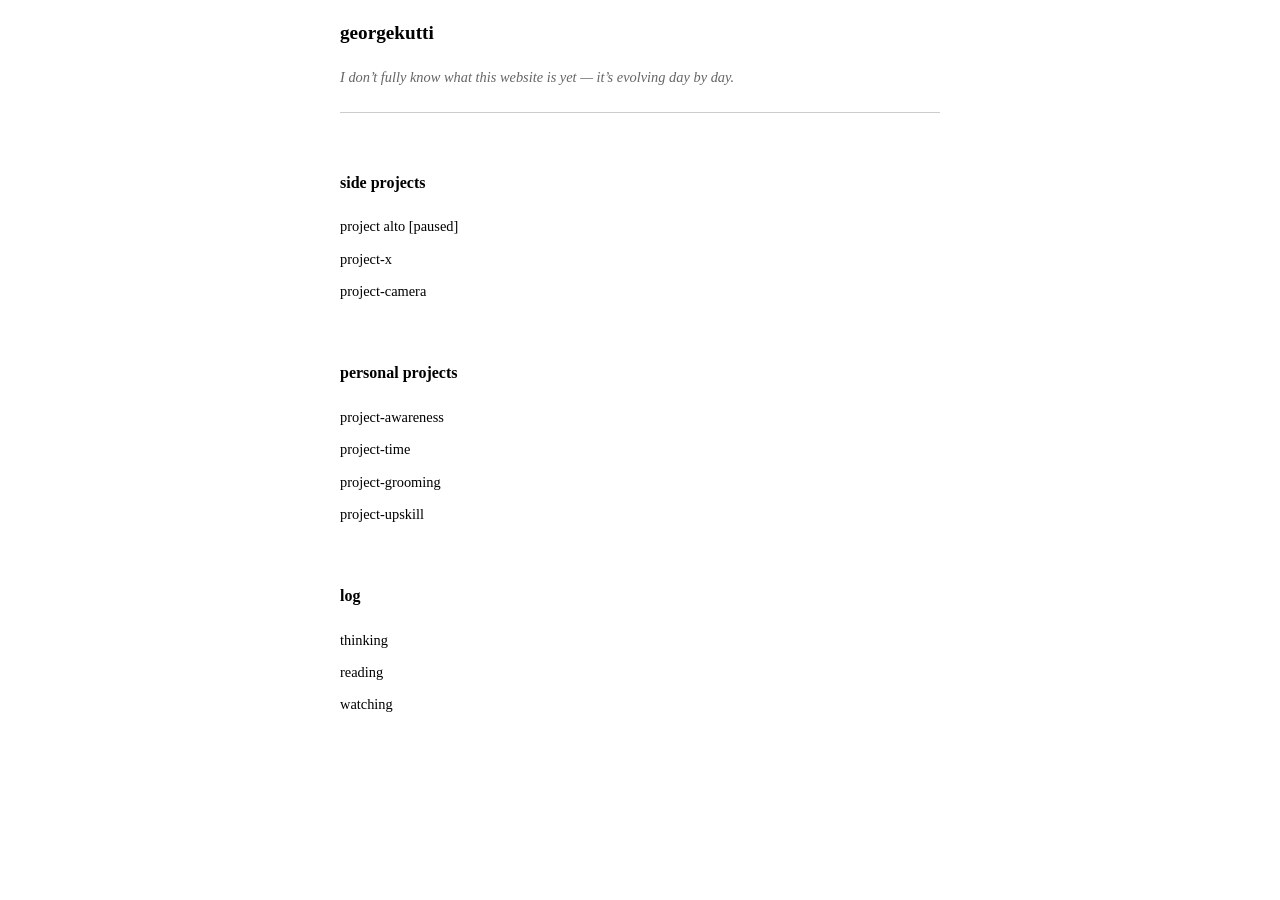
<file: index.html>
<!DOCTYPE html>
<html lang="en">
<head>
    <meta charset="UTF-8">
    <meta name="viewport" content="width=device-width, initial-scale=1.0">
    <title>raw georgekutti</title>
    <link rel="stylesheet" href="style.css">
</head>
<body>
    <div class="home-container">
        <div class="header-section">
            <h1>georgekutti</h1>
            
            <div class="bio">
                <p>I don’t fully know what this website is yet — it’s evolving day by day.</p>
            </div>
        </div>

        <br>

        <h4>side projects</h4>
        <ul class="projects">
            <li><a href="project-alto.html">project alto [paused]</a></li>
            <li><a href="project-x.html">project-x</a></li>
            <li><a href="project-camera.html">project-camera</a></li>
        </ul>

        <br>

        <h4>personal projects</h4>
        <ul class="projects">
            <li><a href="project-awareness.html">project-awareness</a></li>
            <li><a href="project-time.html">project-time</a></li>
            <li><a href="project-grooming.html">project-grooming</a></li>
            <li><a href="project-upskill.html">project-upskill</a></li>
        </ul>

        <br>

        <h4>log</h4>
        <ul class="projects">
            <li><a href="thinking.html">thinking</a></li>
            <li><a href="reading.html">reading</a></li>
            <li><a href="watching.html">watching</a></li>
        </ul>
    </div>

</body>
</html>
</file>
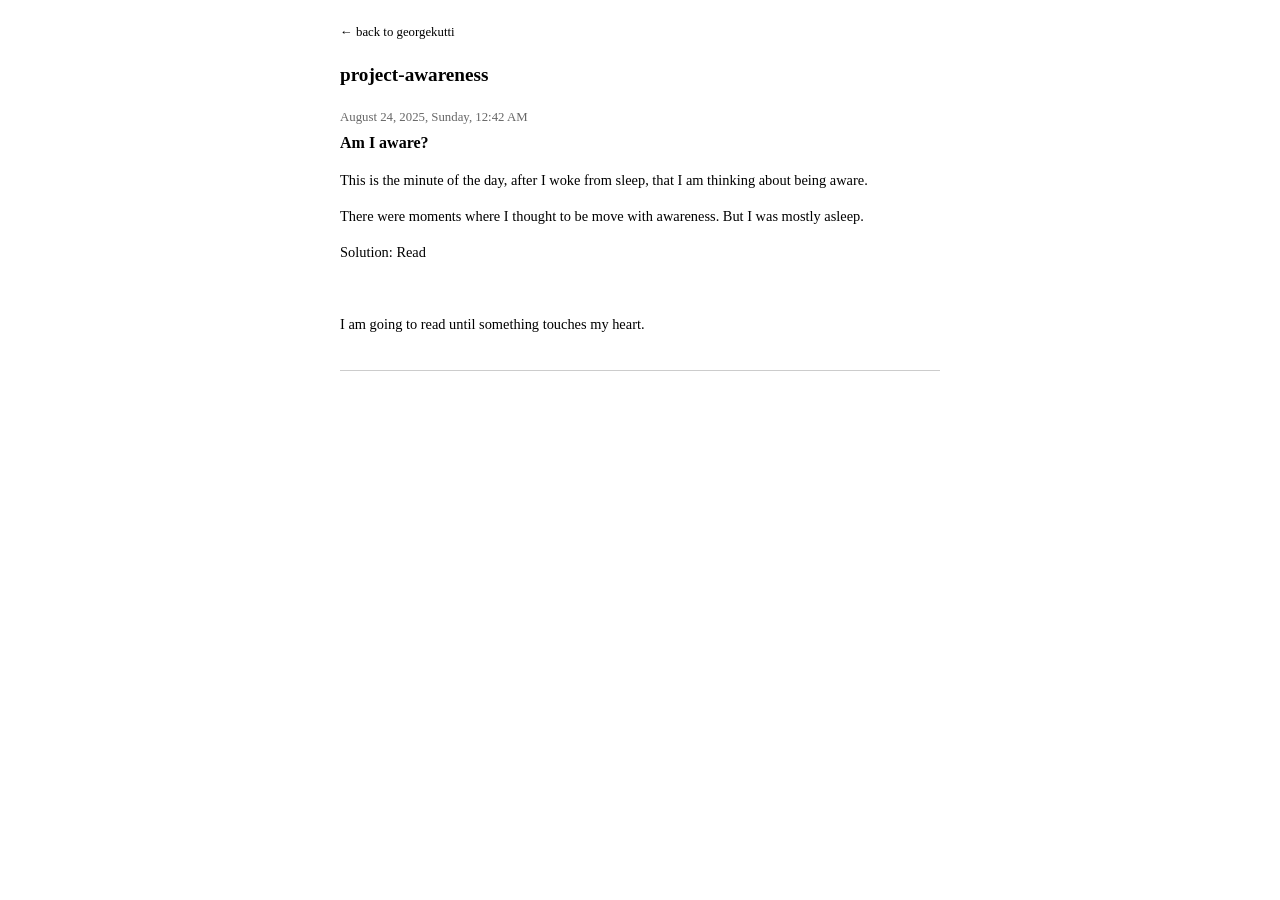
<file: awareness.html>
<!DOCTYPE html>
<html lang="en">
<head>
    <meta charset="UTF-8">
    <meta name="viewport" content="width=device-width, initial-scale=1.0">
    <title>project-awareness - georgekutti</title>
    <link rel="stylesheet" href="style.css">
</head>
<body>
    <div class="page-container">
        <div class="back-link">
            <a href="index.html">← back to georgekutti</a>
        </div>
        
        <h1>project-awareness</h1>
    
    <!-- JOURNAL ENTRIES START -->
    <!-- 
        TO ADD A NEW ENTRY:
        1. Copy the entire entry block below (from ENTRY START to ENTRY END)
        2. Paste it above this comment
        3. Update the date, title, and content
        4. Keep the same structure for consistency
    -->
    
    <!-- ENTRY START -->
    <div class="journal-entry">
        <div class="entry-header">
            <span class="entry-date">August 24, 2025, Sunday, 12:42 AM</span>
            <span class="entry-title">Am I aware?</span>
        </div>
        <div class="entry-content">
            <p>This is the minute of the day, after I woke from sleep, that I am thinking about being aware.</p>
            <p>There were moments where I thought to be move with awareness. But I was mostly asleep.</p>
            <p>Solution: Read</p>
            <br>
            <p>I am going to read until something touches my heart.</p>
        </div>
    </div>
    <!-- ENTRY END -->
    
        <!-- JOURNAL ENTRIES END -->
    </div>
</body>
</html>
</file>
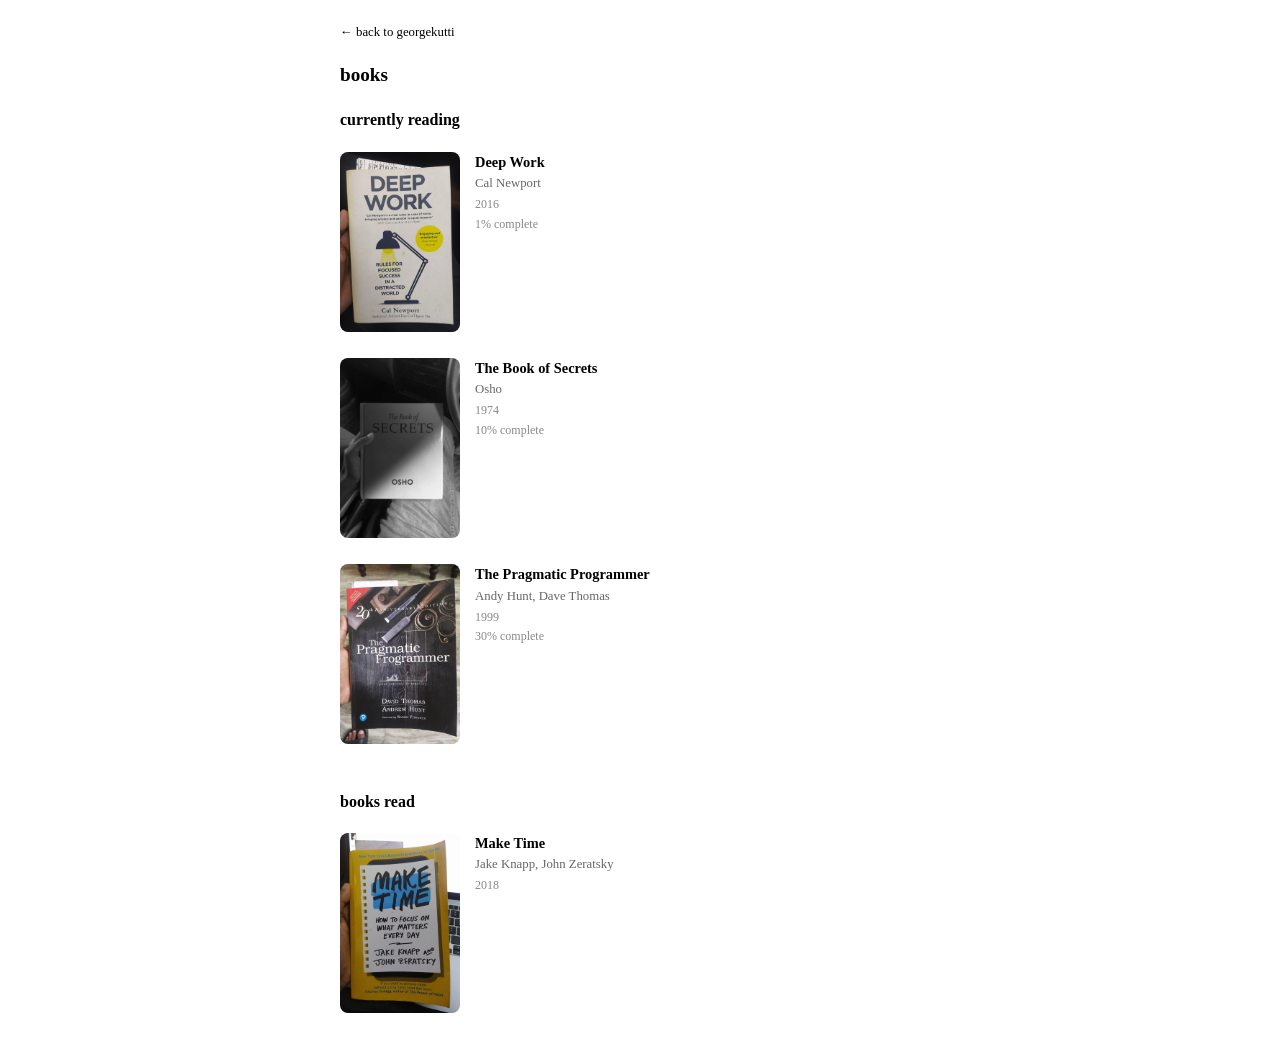
<file: books.html>
<!DOCTYPE html>
<html lang="en">
<head>
    <meta charset="UTF-8">
    <meta name="viewport" content="width=device-width, initial-scale=1.0">
    <title>books - georgekutti</title>
    <link rel="stylesheet" href="style.css">
</head>
<body>
    <div class="page-container">
        <div class="back-link">
            <a href="index.html">← back to georgekutti</a>
        </div>
        
        <h1>books</h1>
        
        <div class="books-section">
        <h2>currently reading</h2>
        
        <!-- BOOKS START -->
        <!-- 
            TO ADD A NEW BOOK:
            1. Copy the entire book block below (from BOOK START to BOOK END)
            2. Paste it above this comment
            3. Update image source, title, author, year, and progress
            4. Keep the same structure for consistency
        -->
        
        <!-- BOOK START -->
        <div class="book-item">
            <div class="book-cover">
                <a href="images/books/deep-work.jpg" target="_blank">
                    <img src="images/books/deep-work.jpg" alt="Deep Work book cover" class="book-image">
                </a>
            </div>
            <div class="book-details">
                <div class="book-title">
                    <a href="https://www.goodreads.com/book/show/28383248-deep-work" target="_blank">Deep Work</a>
                </div>
                <div class="book-author">Cal Newport</div>
                <div class="book-year">2016</div>
                <div class="book-progress">1% complete</div>
            </div>
        </div>
        <!-- BOOK END -->
        
        <!-- BOOK START -->
        <div class="book-item">
            <div class="book-cover">
                <a href="images/books/the-book-of-secrets.jpg" target="_blank">
                    <img src="images/books/the-book-of-secrets.jpg" alt="The Book of Secrets book cover" class="book-image">
                </a>
            </div>
            <div class="book-details">
                <div class="book-title">
                    <a href="https://www.goodreads.com/book/show/96998.The_Book_of_Secrets" target="_blank">The Book of Secrets</a>
                </div>
                <div class="book-author">Osho</div>
                <div class="book-year">1974</div>
                <div class="book-progress">10% complete</div>
            </div>
        </div>
        <!-- BOOK END -->
        
        <!-- BOOK START -->
        <div class="book-item">
            <div class="book-cover">
                <a href="images/books/the-pragmatic-programmer.jpg" target="_blank">
                    <img src="images/books/the-pragmatic-programmer.jpg" alt="The Pragmatic Programmer book cover" class="book-image">
                </a>
            </div>
            <div class="book-details">
                <div class="book-title">
                    <a href="https://www.goodreads.com/book/show/4099.The_Pragmatic_Programmer" target="_blank">The Pragmatic Programmer</a>
                </div>
                <div class="book-author">Andy Hunt, Dave Thomas</div>
                <div class="book-year">1999</div>
                <div class="book-progress">30% complete</div>
            </div>
        </div>
        <!-- BOOK END -->
        
        <!-- BOOKS END -->
    </div>
    
    <div class="books-section">
        <h2>books read</h2>
        
        <!-- READ BOOKS START -->
        <!-- 
            TO ADD A NEW READ BOOK:
            1. Copy the entire book block below (from READ BOOK START to READ BOOK END)
            2. Paste it above this comment
            3. Update image source, title, author, year, and date finished
            4. Keep the same structure for consistency
        -->
        
        <!-- READ BOOK START -->
        <div class="book-item">
            <div class="book-cover">
                <a href="images/books/make-time.jpg" target="_blank">
                    <img src="images/books/make-time.jpg" alt="Make Time book cover" class="book-image">
                </a>
            </div>
            <div class="book-details">
                <div class="book-title">
                    <a href="https://www.goodreads.com/book/show/37880811-make-time" target="_blank">Make Time</a>
                </div>
                <div class="book-author">Jake Knapp, John Zeratsky</div>
                <div class="book-year">2018</div>
                <!-- <div class="book-date">Finished: December 2024</div> -->
            </div>
        </div>
        <!-- READ BOOK END -->
        
        <!-- READ BOOKS END -->
        </div>
    </div>
</body>
</html>
</file>
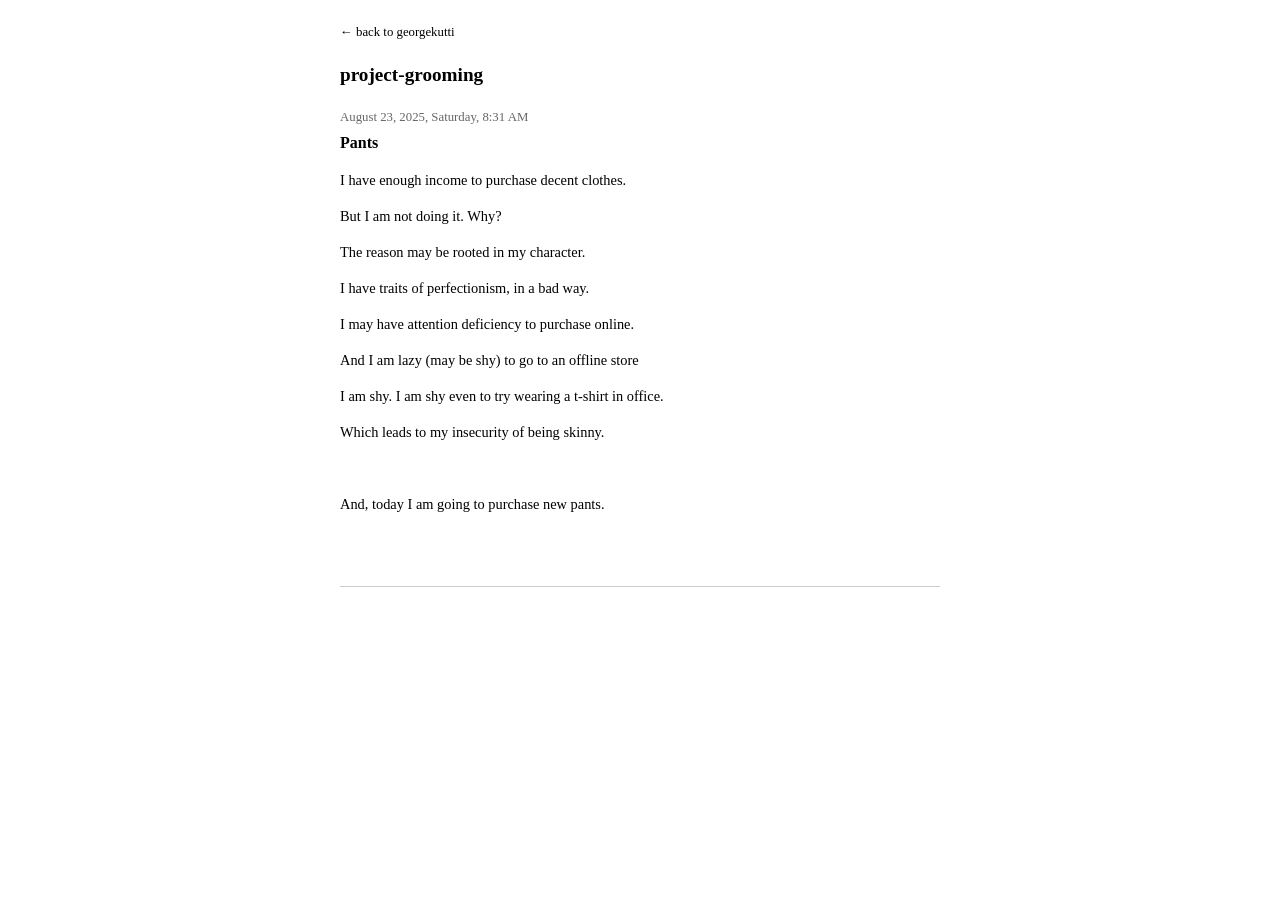
<file: grooming.html>
<!DOCTYPE html>
<html lang="en">
  <head>
    <meta charset="UTF-8" />
    <meta name="viewport" content="width=device-width, initial-scale=1.0" />
    <title>project-grooming - georgekutti</title>
    <link rel="stylesheet" href="style.css" />
  </head>
  <body>
    <div class="page-container">
        <div class="back-link">
            <a href="index.html">← back to georgekutti</a>
        </div>
        
        <h1>project-grooming</h1>

    <!-- JOURNAL ENTRIES START -->
    <!-- 
        TO ADD A NEW ENTRY:
        1. Copy the entire entry block below (from ENTRY START to ENTRY END)
        2. Paste it above this comment
        3. Update the date, title, and content
        4. Keep the same structure for consistency
    -->

    <!-- ENTRY START -->
    <div class="journal-entry">
      <div class="entry-header">
        <span class="entry-date">August 23, 2025, Saturday, 8:31 AM</span>
        <span class="entry-title">Pants</span>
      </div>
      <div class="entry-content">
        <p>I have enough income to purchase decent clothes.</p>
        <p>But I am not doing it. Why?</p>
        <p>The reason may be rooted in my character.</p>
        <p>I have traits of perfectionism, in a bad way.</p>
        <p>I may have attention deficiency to purchase online.</p>
        <p>And I am lazy (may be shy) to go to an offline store</p>
        <p>I am shy. I am shy even to try wearing a t-shirt in office.</p>
        <p>Which leads to my insecurity of being skinny.</p>
        <br />
        <p>And, today I am going to purchase new pants.</p>
        <br />
        <p></p>
      </div>
    </div>
    <!-- ENTRY END -->

      <!-- JOURNAL ENTRIES END -->
    </div>
  </body>
</html>
</file>
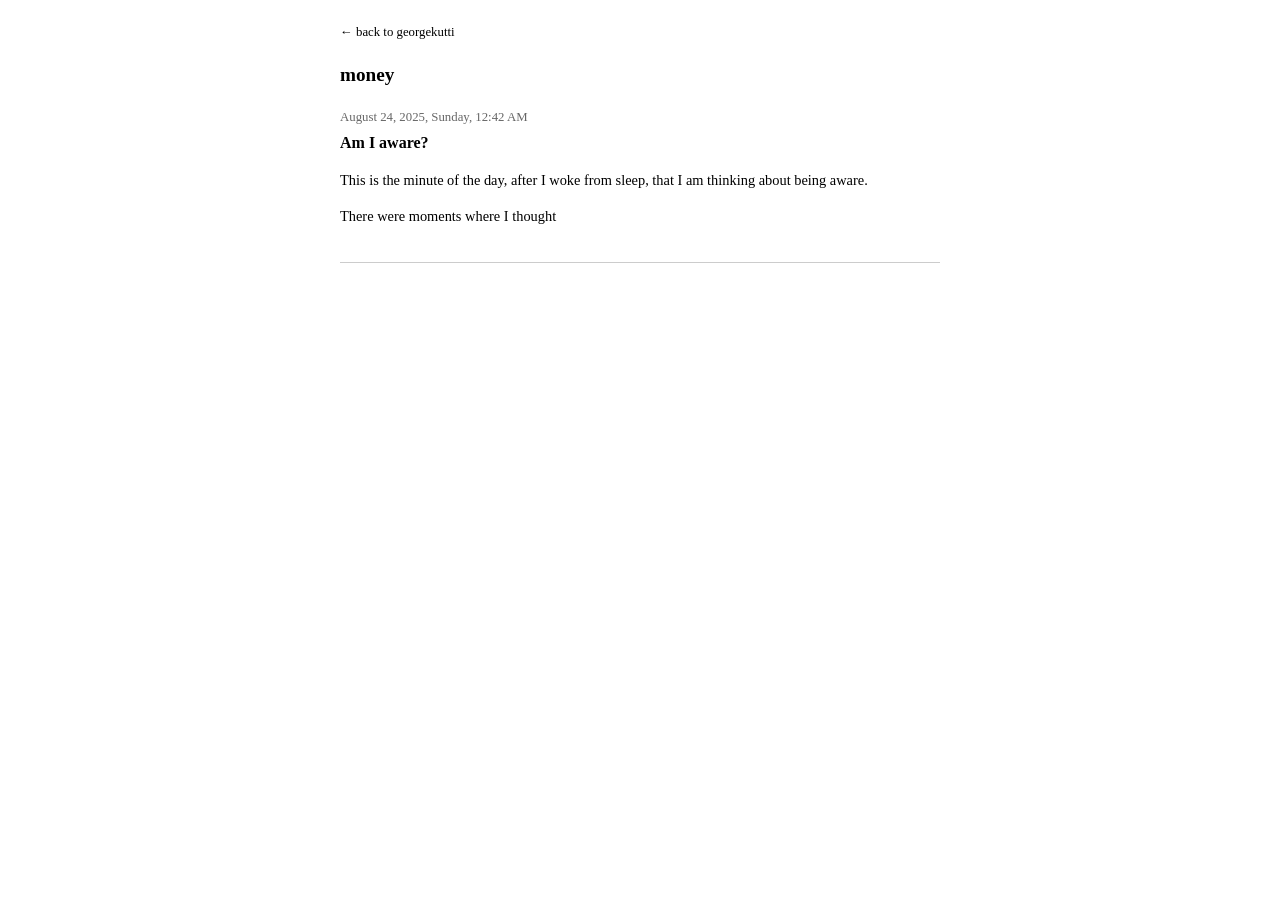
<file: money.html>
<!DOCTYPE html>
<html lang="en">
<head>
    <meta charset="UTF-8">
    <meta name="viewport" content="width=device-width, initial-scale=1.0">
    <title>money - georgekutti</title>
    <link rel="stylesheet" href="style.css">
</head>
<body>
    <div class="page-container">
        <div class="back-link">
            <a href="index.html">← back to georgekutti</a>
        </div>
        
        <h1>money</h1>
    
    <!-- JOURNAL ENTRIES START -->
    <!-- 
        TO ADD A NEW ENTRY:
        1. Copy the entire entry block below (from ENTRY START to ENTRY END)
        2. Paste it above this comment
        3. Update the date, title, and content
        4. Keep the same structure for consistency
    -->
    
    <!-- ENTRY START -->
    <div class="journal-entry">
        <div class="entry-header">
            <span class="entry-date">August 24, 2025, Sunday, 12:42 AM</span>
            <span class="entry-title">Am I aware?</span>
        </div>
        <div class="entry-content">
            <p>This is the minute of the day, after I woke from sleep, that I am thinking about being aware.</p>
            <p>There were moments where I thought</p>
        </div>
    </div>
    <!-- ENTRY END -->
    
        <!-- JOURNAL ENTRIES END -->
    </div>
</body>
</html>
</file>
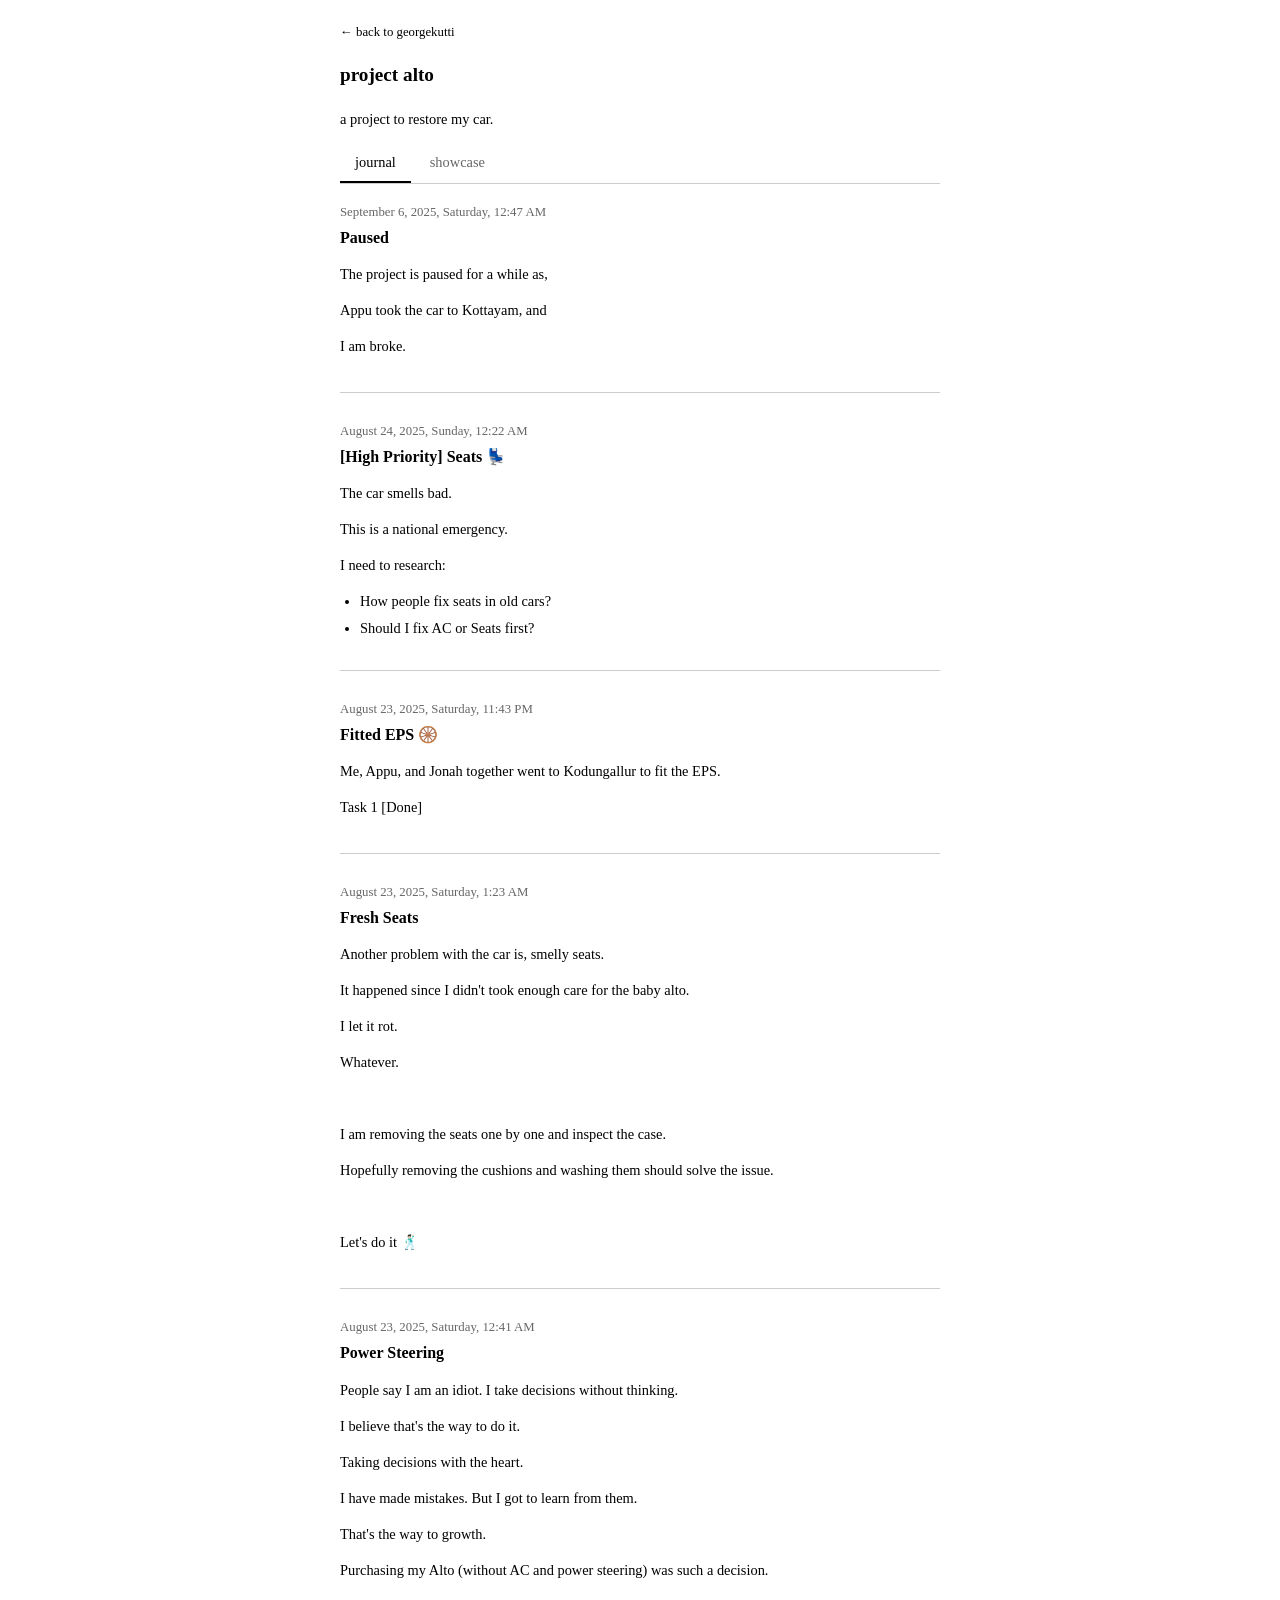
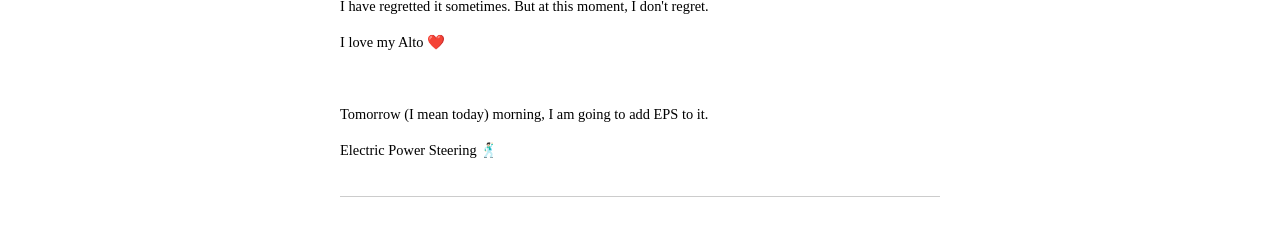
<file: project-alto.html>
<!DOCTYPE html>
<html lang="en">
  <head>
    <meta charset="UTF-8" />
    <meta name="viewport" content="width=device-width, initial-scale=1.0" />
    <title>project alto - georgekutti</title>
    <link rel="stylesheet" href="style.css" />
  </head>
  <body>
    <div class="page-container">
      <div class="back-link">
        <a href="index.html">← back to georgekutti</a>
      </div>

      <h1>project alto</h1>

      <div class="content">
        <p>a project to restore my car.</p>
      </div>
      
      <div class="tabs">
        <button class="tab-button active" onclick="showTab('journal')">journal</button>
        <button class="tab-button" onclick="showTab('showcase')">showcase</button>
      </div>

      <!-- JOURNAL TAB -->
      <div id="journal" class="tab-content active">
        <!-- JOURNAL ENTRIES START -->
    <!-- 
        TO ADD A NEW ENTRY:
        1. Copy the entire entry block below (from ENTRY START to ENTRY END)
        2. Paste it above this comment
        3. Update the date, title, and content
        4. Keep the same structure for consistency
    -->

        <!-- ENTRY START -->
    <div class="journal-entry">
      <div class="entry-header">
        <span class="entry-date">September 6, 2025, Saturday, 12:47 AM</span>
        <span class="entry-title">Paused</span>
      </div>
      <div class="entry-content">
        <p>The project is paused for a while as,</p>
        <p>Appu took the car to Kottayam, and</p>
        <p>I am broke.</p>
      </div>
    </div>
    <!-- ENTRY END -->

    <!-- ENTRY START -->
    <div class="journal-entry">
      <div class="entry-header">
        <span class="entry-date">August 24, 2025, Sunday, 12:22 AM</span>
        <span class="entry-title">[High Priority] Seats 💺</span>
      </div>
      <div class="entry-content">
        <p>The car smells bad.</p>
        <p>This is a national emergency.</p>
        <p>I need to research:</p>
        <ul>
            <li>How people fix seats in old cars?</li>
            <li>Should I fix AC or Seats first?</li>
        </ul>
      </div>
    </div>
    <!-- ENTRY END -->

    <!-- ENTRY START -->
    <div class="journal-entry">
      <div class="entry-header">
        <span class="entry-date">August 23, 2025, Saturday, 11:43 PM</span>
        <span class="entry-title">Fitted EPS 🛞</span>
      </div>
      <div class="entry-content">
        <p>Me, Appu, and Jonah together went to Kodungallur to fit the EPS.</p>
        <p>Task 1 [Done]</p>
      </div>
    </div>
    <!-- ENTRY END -->

    <!-- ENTRY START -->
    <div class="journal-entry">
      <div class="entry-header">
        <span class="entry-date">August 23, 2025, Saturday, 1:23 AM</span>
        <span class="entry-title">Fresh Seats</span>
      </div>
      <div class="entry-content">
        <p>Another problem with the car is, smelly seats.</p>
        <p>It happened since I didn't took enough care for the baby alto.</p>
        <p>I let it rot.</p>
        <p>Whatever.</p>
        <br />
        <p>I am removing the seats one by one and inspect the case.</p>
        <p>
          Hopefully removing the cushions and washing them should solve the
          issue.
        </p>
        <br />
        <p>Let's do it 🕺🏻</p>
      </div>
    </div>
    <!-- ENTRY END -->

    <!-- ENTRY START -->
    <div class="journal-entry">
      <div class="entry-header">
        <span class="entry-date">August 23, 2025, Saturday, 12:41 AM</span>
        <span class="entry-title">Power Steering</span>
      </div>
      <div class="entry-content">
        <p>People say I am an idiot. I take decisions without thinking.</p>
        <p>I believe that's the way to do it.</p>
        <p>Taking decisions with the heart.</p>
        <p>I have made mistakes. But I got to learn from them.</p>
        <p>That's the way to growth.</p>
        <p>
          Purchasing my Alto (without AC and power steering) was such a
          decision.
        </p>
        <p>
          I have regretted it sometimes. But at this moment, I don't regret.
        </p>
        <p>I love my Alto ❤️</p>
        <br />
        <p>Tomorrow (I mean today) morning, I am going to add EPS to it.</p>
        <p>Electric Power Steering 🕺🏻</p>
      </div>
    </div>
    <!-- ENTRY END -->

    <!-- ENTRY START -->
    <!--
    <div class="journal-entry">
        <div class="entry-header">
            <span class="entry-date">December 19, 2024</span>
            <span class="entry-title">Project Kickoff</span>
        </div>
        <div class="entry-content">
            <p>Started working on project alto today. This is the initial setup phase where I'm defining the scope and requirements. The project aims to address [specific goal or problem].</p>
            <p>Key tasks completed:</p>
            <ul>
                <li>Project initialization</li>
                <li>Basic structure planning</li>
                <li>Resource gathering</li>
            </ul>
            <p>Next steps: [describe what comes next]</p>
        </div>
    </div>
    -->
    <!-- ENTRY END -->

        <!-- JOURNAL ENTRIES END -->
      </div>

      <!-- SHOWCASE TAB -->
      <div id="showcase" class="tab-content">
        <div class="showcase-item">
          <img src="images/projects/alto/alto-instax.jpg" alt="Alto project photo" class="showcase-image">
        </div>
      </div>
    </div>

    <script>
      function showTab(tabName) {
        // Hide all tab contents
        var tabContents = document.getElementsByClassName('tab-content');
        for (var i = 0; i < tabContents.length; i++) {
          tabContents[i].classList.remove('active');
        }
        
        // Remove active class from all buttons
        var tabButtons = document.getElementsByClassName('tab-button');
        for (var i = 0; i < tabButtons.length; i++) {
          tabButtons[i].classList.remove('active');
        }
        
        // Show selected tab content
        document.getElementById(tabName).classList.add('active');
        
        // Add active class to clicked button
        event.target.classList.add('active');
      }
    </script>
  </body>
</html>
</file>
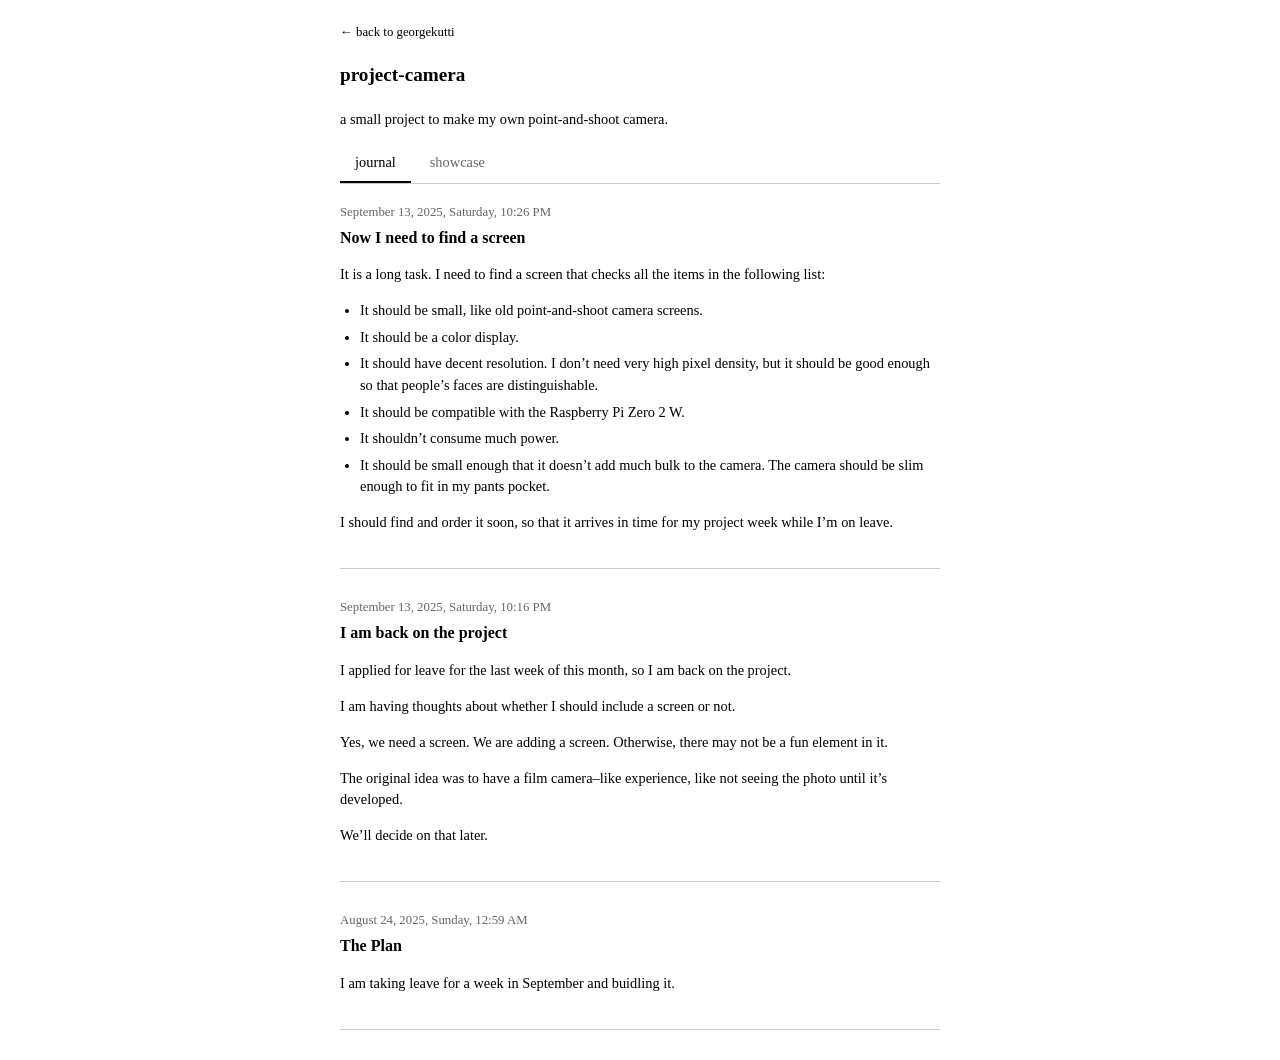
<file: project-camera.html>
<!DOCTYPE html>
<html lang="en">
<head>
    <meta charset="UTF-8">
    <meta name="viewport" content="width=device-width, initial-scale=1.0">
    <title>project-camera - georgekutti</title>
    <link rel="stylesheet" href="style.css">
</head>
<body>
    <div class="page-container">
        <div class="back-link">
            <a href="index.html">← back to georgekutti</a>
        </div>
        
        <h1>project-camera</h1>
        
        <div class="content">
            <p>a small project to make my own point-and-shoot camera.</p>
        </div>
        
        <div class="tabs">
            <button class="tab-button active" onclick="showTab('journal')">journal</button>
            <button class="tab-button" onclick="showTab('showcase')">showcase</button>
        </div>

        <!-- JOURNAL TAB -->
        <div id="journal" class="tab-content active">
            <!-- JOURNAL ENTRIES START -->
            <!-- 
                TO ADD A NEW ENTRY:
                1. Copy the entire entry block below (from ENTRY START to ENTRY END)
                2. Paste it above this comment
                3. Update the date, title, and content
                4. Keep the same structure for consistency
            -->
            
            <!-- ENTRY START -->
            <div class="journal-entry">
                <div class="entry-header">
                    <span class="entry-date">September 13, 2025, Saturday, 10:26 PM</span>
                    <span class="entry-title">Now I need to find a screen</span>
                </div>
                <div class="entry-content">
                    <p>It is a long task. I need to find a screen that checks all the items in the following list:</p>
                    <ul>
                        <li>It should be small, like old point-and-shoot camera screens.</li>
                        <li>It should be a color display.</li>
                        <li>It should have decent resolution. I don’t need very high pixel density, but it should be good enough so that people’s faces are distinguishable.</li>
                        <li>It should be compatible with the Raspberry Pi Zero 2 W.</li>
                        <li>It shouldn’t consume much power.</li>
                        <li>It should be small enough that it doesn’t add much bulk to the camera. The camera should be slim enough to fit in my pants pocket.</li>
                    </ul>
                    <p>I should find and order it soon, so that it arrives in time for my project week while I’m on leave.</p>
                </div>
            </div>
            <!-- ENTRY END -->


            <!-- ENTRY START -->
            <div class="journal-entry">
                <div class="entry-header">
                    <span class="entry-date">September 13, 2025, Saturday, 10:16 PM</span>
                    <span class="entry-title">I am back on the project</span>
                </div>
                <div class="entry-content">
                    <p>I applied for leave for the last week of this month, so I am back on the project.</p>
                    <p>I am having thoughts about whether I should include a screen or not.</p>
                    <p>Yes, we need a screen. We are adding a screen. Otherwise, there may not be a fun element in it.</p>
                    <p>The original idea was to have a film camera–like experience, like not seeing the photo until it’s developed.</p>
                    <p>We’ll decide on that later.</p>
                </div>
            </div>
            <!-- ENTRY END -->

            <!-- ENTRY START -->
            <div class="journal-entry">
                <div class="entry-header">
                    <span class="entry-date">August 24, 2025, Sunday, 12:59 AM</span>
                    <span class="entry-title">The Plan</span>
                </div>
                <div class="entry-content">
                    <p>I am taking leave for a week in September and buidling it.</p>
                </div>
            </div>
            <!-- ENTRY END -->
            
            <!-- JOURNAL ENTRIES END -->
        </div>

        <!-- SHOWCASE TAB -->
        <div id="showcase" class="tab-content">
            <p>showcase content coming soon...</p>
        </div>
    </div>

    <script>
        function showTab(tabName) {
            // Hide all tab contents
            var tabContents = document.getElementsByClassName('tab-content');
            for (var i = 0; i < tabContents.length; i++) {
                tabContents[i].classList.remove('active');
            }
            
            // Remove active class from all buttons
            var tabButtons = document.getElementsByClassName('tab-button');
            for (var i = 0; i < tabButtons.length; i++) {
                tabButtons[i].classList.remove('active');
            }
            
            // Show selected tab content
            document.getElementById(tabName).classList.add('active');
            
            // Add active class to clicked button
            event.target.classList.add('active');
        }
    </script>
</body>
</html>
</file>
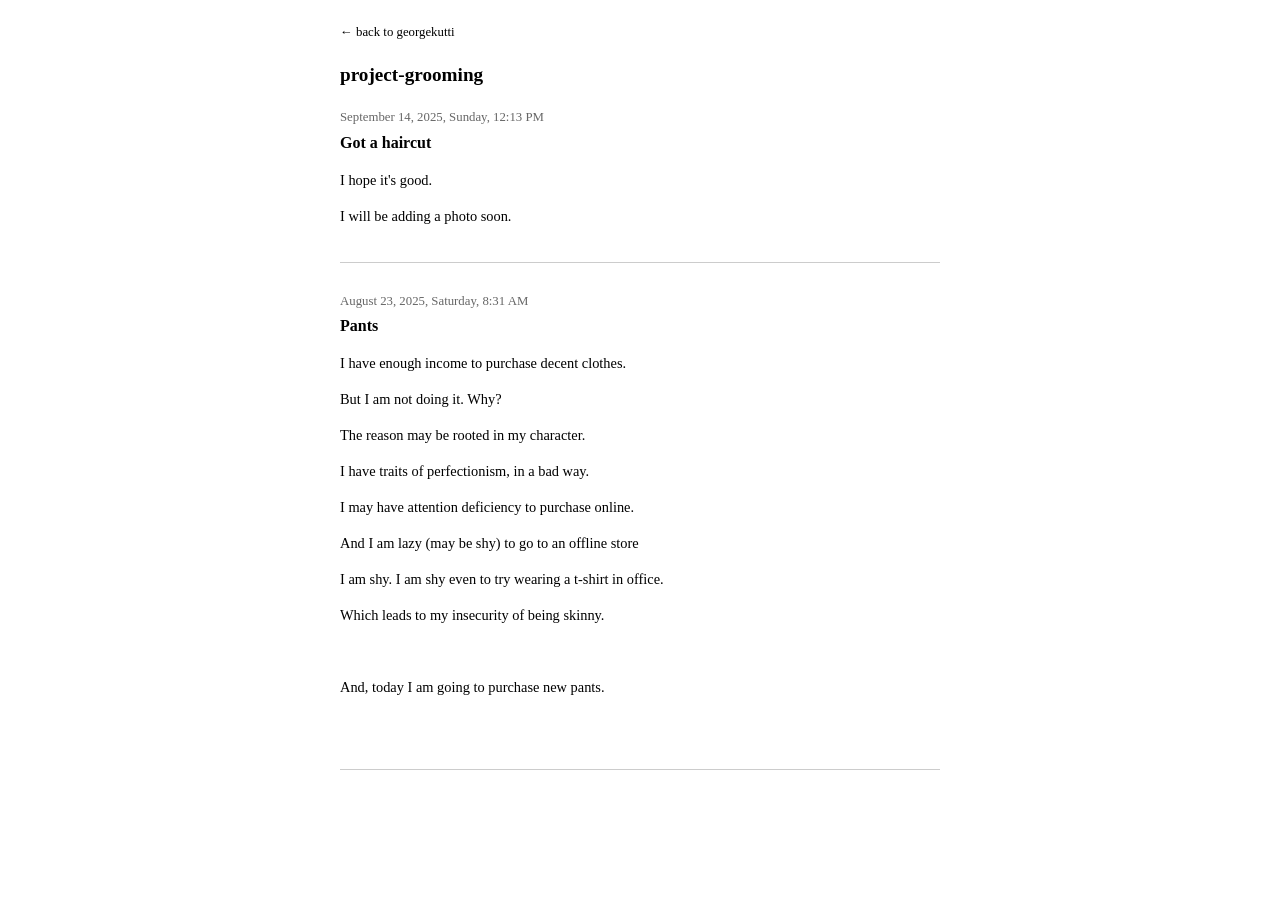
<file: project-grooming.html>
<!DOCTYPE html>
<html lang="en">
  <head>
    <meta charset="UTF-8" />
    <meta name="viewport" content="width=device-width, initial-scale=1.0" />
    <title>project-grooming - georgekutti</title>
    <link rel="stylesheet" href="style.css" />
  </head>
  <body>
    <div class="page-container">
        <div class="back-link">
            <a href="index.html">← back to georgekutti</a>
        </div>
        
        <h1>project-grooming</h1>

    <!-- JOURNAL ENTRIES START -->
    <!-- 
        TO ADD A NEW ENTRY:
        1. Copy the entire entry block below (from ENTRY START to ENTRY END)
        2. Paste it above this comment
        3. Update the date, title, and content
        4. Keep the same structure for consistency
    -->

     <!-- ENTRY START -->
     <div class="journal-entry">
      <div class="entry-header">
        <span class="entry-date">September 14, 2025, Sunday, 12:13 PM</span>
        <span class="entry-title">Got a haircut</span>
      </div>
      <div class="entry-content">
        <p>I hope it's good.</p>
        <p>I will be adding a photo soon.</p>
      </div>
    </div>
    <!-- ENTRY END -->

    <!-- ENTRY START -->
    <div class="journal-entry">
      <div class="entry-header">
        <span class="entry-date">August 23, 2025, Saturday, 8:31 AM</span>
        <span class="entry-title">Pants</span>
      </div>
      <div class="entry-content">
        <p>I have enough income to purchase decent clothes.</p>
        <p>But I am not doing it. Why?</p>
        <p>The reason may be rooted in my character.</p>
        <p>I have traits of perfectionism, in a bad way.</p>
        <p>I may have attention deficiency to purchase online.</p>
        <p>And I am lazy (may be shy) to go to an offline store</p>
        <p>I am shy. I am shy even to try wearing a t-shirt in office.</p>
        <p>Which leads to my insecurity of being skinny.</p>
        <br />
        <p>And, today I am going to purchase new pants.</p>
        <br />
        <p></p>
      </div>
    </div>
    <!-- ENTRY END -->

      <!-- JOURNAL ENTRIES END -->
    </div>
  </body>
</html>
</file>
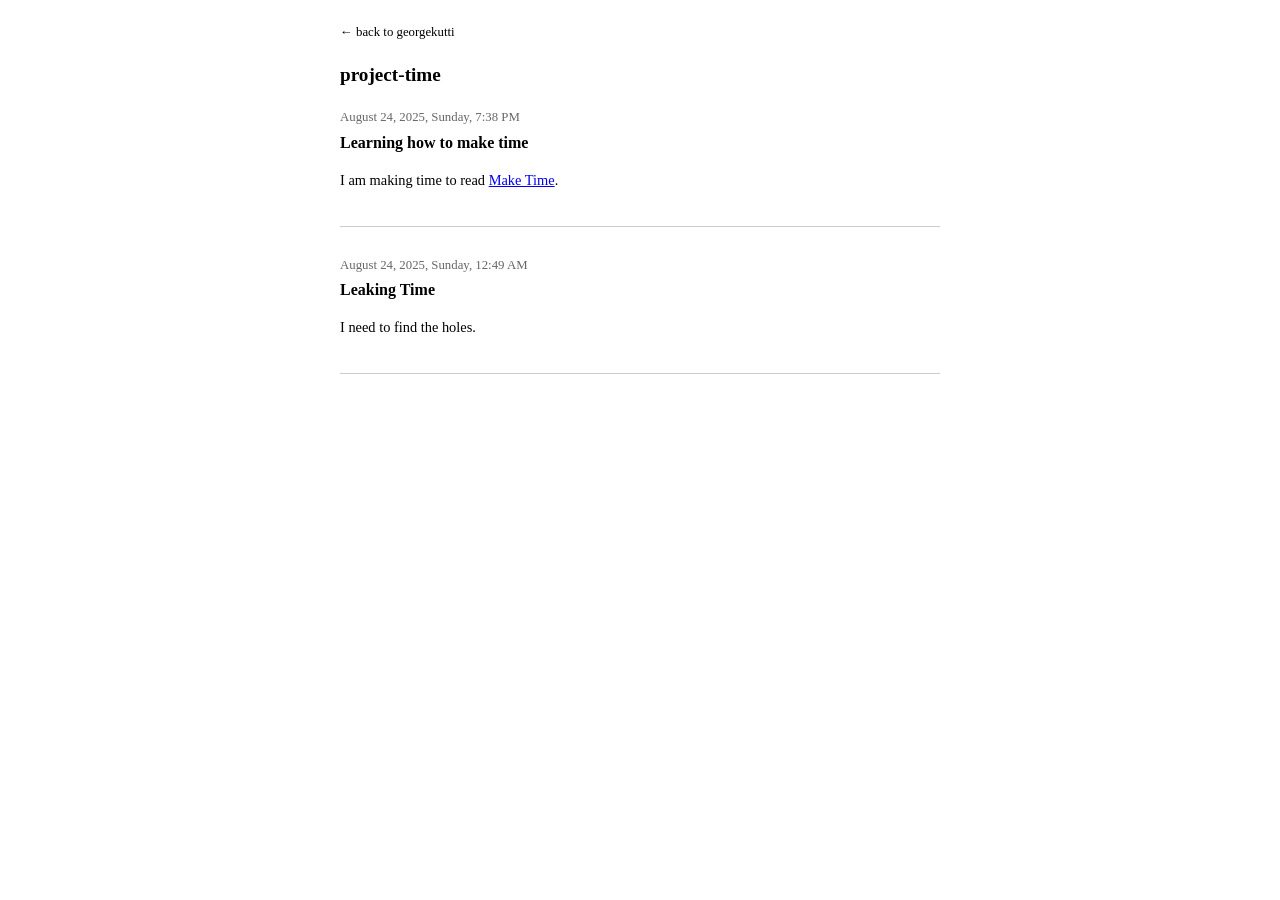
<file: project-time.html>
<!DOCTYPE html>
<html lang="en">
<head>
    <meta charset="UTF-8">
    <meta name="viewport" content="width=device-width, initial-scale=1.0">
    <title>project-time - georgekutti</title>
    <link rel="stylesheet" href="style.css">
</head>
<body>
    <div class="page-container">
        <div class="back-link">
            <a href="index.html">← back to georgekutti</a>
        </div>
        
        <h1>project-time</h1>
    
    <!-- JOURNAL ENTRIES START -->
    <!-- 
        TO ADD A NEW ENTRY:
        1. Copy the entire entry block below (from ENTRY START to ENTRY END)
        2. Paste it above this comment
        3. Update the date, title, and content
        4. Keep the same structure for consistency
    -->
    

        <!-- ENTRY START -->
    <div class="journal-entry">
        <div class="entry-header">
            <span class="entry-date">August 24, 2025, Sunday, 7:38 PM</span>
            <span class="entry-title">Learning how to make time</span>
        </div>
        <div class="entry-content">
            <p>I am making time to read <a href="https://maketime.blog/" target="_blank">Make Time</a>.</p>
        </div>
    </div>
    <!-- ENTRY END -->


    <!-- ENTRY START -->
    <div class="journal-entry">
        <div class="entry-header">
            <span class="entry-date">August 24, 2025, Sunday, 12:49 AM</span>
            <span class="entry-title">Leaking Time</span>
        </div>
        <div class="entry-content">
            <p>I need to find the holes.</p>
        </div>
    </div>
    <!-- ENTRY END -->
    
        <!-- JOURNAL ENTRIES END -->
    </div>
</body>
</html>
</file>
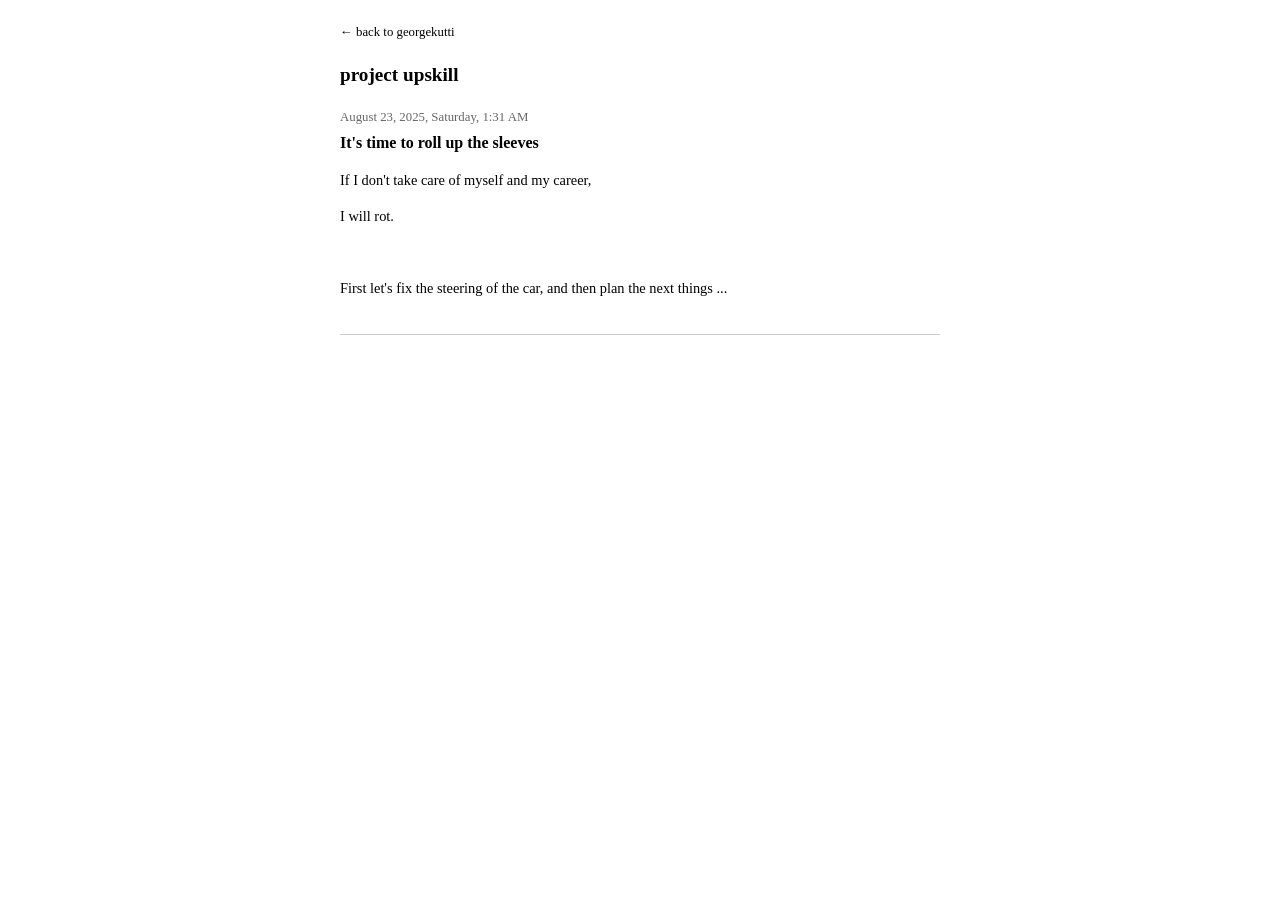
<file: project-upskill.html>
<!DOCTYPE html>
<html lang="en">
<head>
    <meta charset="UTF-8">
    <meta name="viewport" content="width=device-width, initial-scale=1.0">
    <title>project upskill - georgekutti</title>
    <link rel="stylesheet" href="style.css">
</head>
<body>
    <div class="page-container">
        <div class="back-link">
            <a href="index.html">← back to georgekutti</a>
        </div>
        
        <h1>project upskill</h1>
    
    <!-- JOURNAL ENTRIES START -->
    <!-- 
        TO ADD A NEW ENTRY:
        1. Copy the entire entry block below (from ENTRY START to ENTRY END)
        2. Paste it above this comment
        3. Update the date, title, and content
        4. Keep the same structure for consistency
    -->
    
    <!-- ENTRY START -->
    <div class="journal-entry">
        <div class="entry-header">
            <span class="entry-date">August 23, 2025, Saturday, 1:31 AM</span>
            <span class="entry-title">It's time to roll up the sleeves</span>
        </div>
        <div class="entry-content">
            <p>If I don't take care of myself and my career,</p>
            <p>I will rot.</p>
            <br>
            <p>First let's fix the steering of the car, and then plan the next things ...</p>
        </div>
    </div>
    <!-- ENTRY END -->
    
        <!-- JOURNAL ENTRIES END -->
    </div>
</body>
</html>
</file>
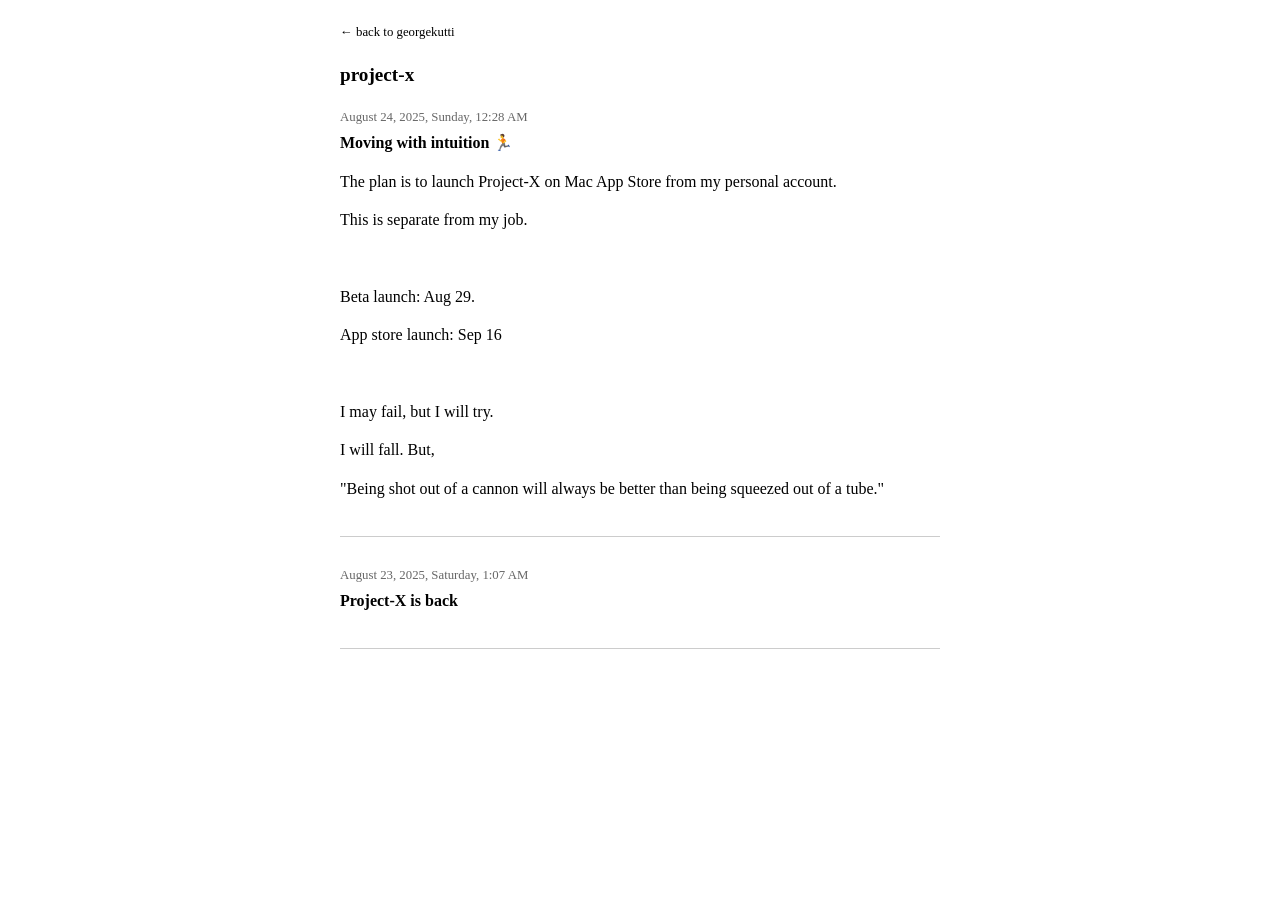
<file: project-x.html>
<!DOCTYPE html>
<html lang="en">
  <head>
    <meta charset="UTF-8" />
    <meta name="viewport" content="width=device-width, initial-scale=1.0" />
    <title>project-x - georgekutti</title>
    <link rel="stylesheet" href="style.css" />
  </head>
  <body>
    <div class="page-container">
      <div class="back-link">
        <a href="index.html">← back to georgekutti</a>
      </div>

      <h1>project-x</h1>

    <!-- JOURNAL ENTRIES START -->
    <!-- 
        TO ADD A NEW ENTRY:
        1. Copy the entire entry block below (from ENTRY START to ENTRY END)
        2. Paste it above this comment
        3. Update the date, title, and content
        4. Keep the same structure for consistency
    -->

    <!-- ENTRY START -->
    <div class="journal-entry">
      <div class="entry-header">
        <span class="entry-date">August 24, 2025, Sunday, 12:28 AM</span>
        <span class="entry-title">Moving with intuition 🏃</span>
        <p>The plan is to launch Project-X on Mac App Store from my personal account.</p>
        <p>This is separate from my job.</p>
        <br>
        <p>Beta launch: Aug 29.</p>
        <p>App store launch: Sep 16</p>
        <br>
        <p>I may fail, but I will try.</p>
        <p>I will fall. But,</p>
        <p>"Being shot out of a cannon will always be better than being squeezed out of a tube."</p>
      </div>
      <div class="entry-content"></div>
    </div>
    <!-- ENTRY END -->

    <!-- ENTRY START -->
    <div class="journal-entry">
      <div class="entry-header">
        <span class="entry-date">August 23, 2025, Saturday, 1:07 AM</span>
        <span class="entry-title">Project-X is back</span>
        <p></p>
      </div>
      <div class="entry-content"></div>
    </div>
    <!-- ENTRY END -->

    <!-- ENTRY START -->
    <!--
    <div class="journal-entry">
        <div class="entry-header">
            <span class="entry-date">December 19, 2024</span>
            <span class="entry-title">Project Kickoff</span>
        </div>
        <div class="entry-content">
            <p>Started working on project alto today. This is the initial setup phase where I'm defining the scope and requirements. The project aims to address [specific goal or problem].</p>
            <p>Key tasks completed:</p>
            <ul>
                <li>Project initialization</li>
                <li>Basic structure planning</li>
                <li>Resource gathering</li>
            </ul>
            <p>Next steps: [describe what comes next]</p>
        </div>
    </div>
    -->
    <!-- ENTRY END -->

      <!-- JOURNAL ENTRIES END -->
    </div>
  </body>
</html>
</file>
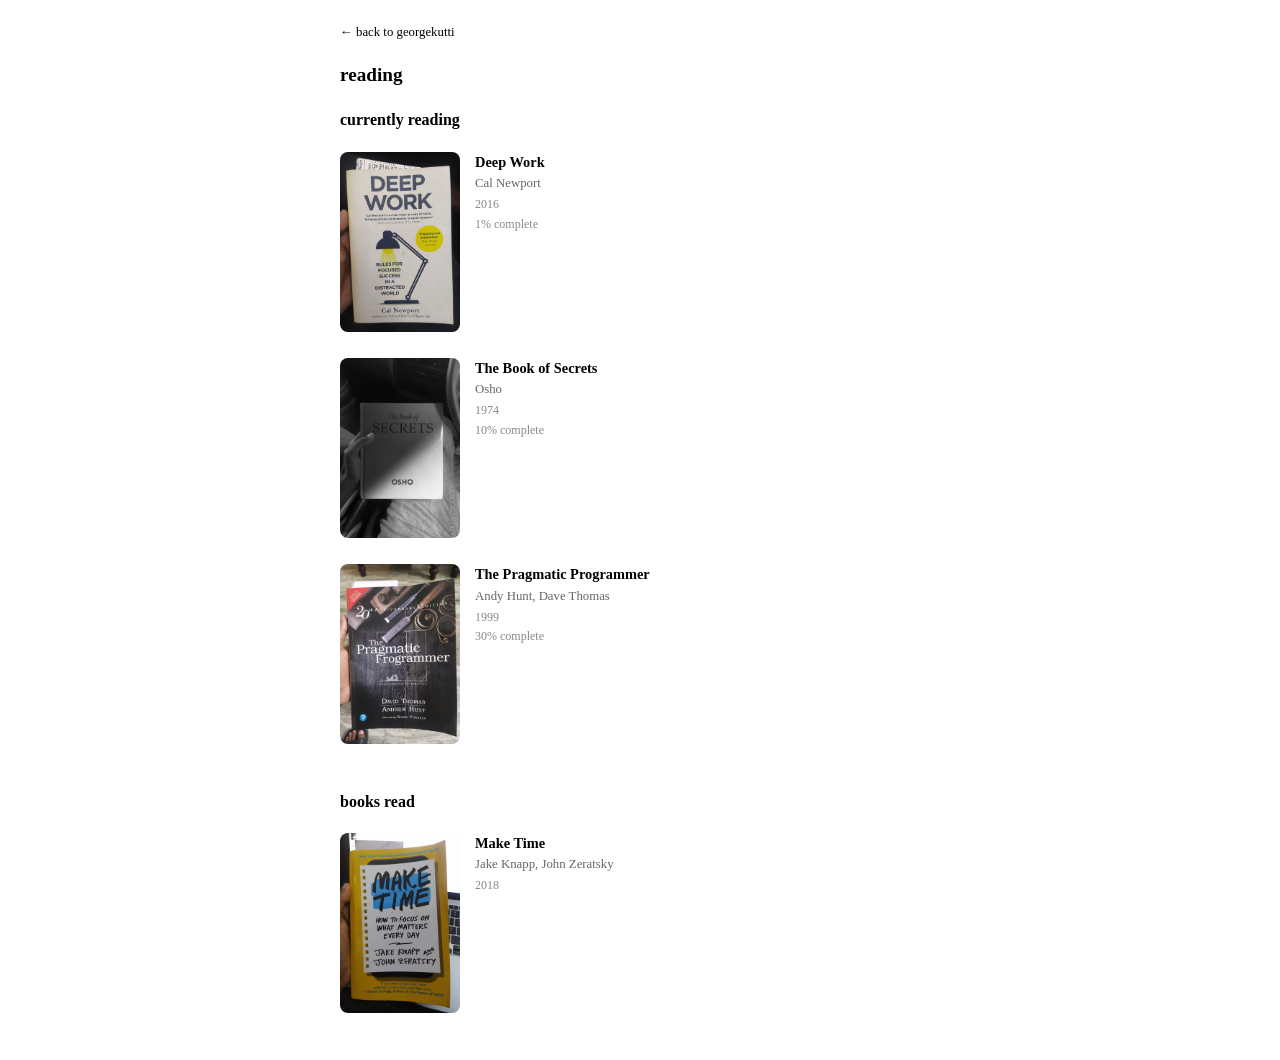
<file: reading.html>
<!DOCTYPE html>
<html lang="en">
<head>
    <meta charset="UTF-8">
    <meta name="viewport" content="width=device-width, initial-scale=1.0">
    <title>reading - georgekutti</title>
    <link rel="stylesheet" href="style.css">
</head>
<body>
    <div class="page-container">
        <div class="back-link">
            <a href="index.html">← back to georgekutti</a>
        </div>
        
        <h1>reading</h1>
        
        <div class="books-section">
        <h2>currently reading</h2>
        
        <!-- BOOKS START -->
        <!-- 
            TO ADD A NEW BOOK:
            1. Copy the entire book block below (from BOOK START to BOOK END)
            2. Paste it above this comment
            3. Update image source, title, author, year, and progress
            4. Keep the same structure for consistency
        -->
        
        <!-- BOOK START -->
        <div class="book-item">
            <div class="book-cover">
                <a href="images/books/deep-work.jpg" target="_blank">
                    <img src="images/books/deep-work.jpg" alt="Deep Work book cover" class="book-image">
                </a>
            </div>
            <div class="book-details">
                <div class="book-title">
                    <a href="https://www.goodreads.com/book/show/28383248-deep-work" target="_blank">Deep Work</a>
                </div>
                <div class="book-author">Cal Newport</div>
                <div class="book-year">2016</div>
                <div class="book-progress">1% complete</div>
            </div>
        </div>
        <!-- BOOK END -->
        
        <!-- BOOK START -->
        <div class="book-item">
            <div class="book-cover">
                <a href="images/books/the-book-of-secrets.jpg" target="_blank">
                    <img src="images/books/the-book-of-secrets.jpg" alt="The Book of Secrets book cover" class="book-image">
                </a>
            </div>
            <div class="book-details">
                <div class="book-title">
                    <a href="https://www.goodreads.com/book/show/96998.The_Book_of_Secrets" target="_blank">The Book of Secrets</a>
                </div>
                <div class="book-author">Osho</div>
                <div class="book-year">1974</div>
                <div class="book-progress">10% complete</div>
            </div>
        </div>
        <!-- BOOK END -->
        
        <!-- BOOK START -->
        <div class="book-item">
            <div class="book-cover">
                <a href="images/books/the-pragmatic-programmer.jpg" target="_blank">
                    <img src="images/books/the-pragmatic-programmer.jpg" alt="The Pragmatic Programmer book cover" class="book-image">
                </a>
            </div>
            <div class="book-details">
                <div class="book-title">
                    <a href="https://www.goodreads.com/book/show/4099.The_Pragmatic_Programmer" target="_blank">The Pragmatic Programmer</a>
                </div>
                <div class="book-author">Andy Hunt, Dave Thomas</div>
                <div class="book-year">1999</div>
                <div class="book-progress">30% complete</div>
            </div>
        </div>
        <!-- BOOK END -->
        
        <!-- BOOKS END -->
    </div>
    
    <div class="books-section">
        <h2>books read</h2>
        
        <!-- READ BOOKS START -->
        <!-- 
            TO ADD A NEW READ BOOK:
            1. Copy the entire book block below (from READ BOOK START to READ BOOK END)
            2. Paste it above this comment
            3. Update image source, title, author, year, and date finished
            4. Keep the same structure for consistency
        -->
        
        <!-- READ BOOK START -->
        <div class="book-item">
            <div class="book-cover">
                <a href="images/books/make-time.jpg" target="_blank">
                    <img src="images/books/make-time.jpg" alt="Make Time book cover" class="book-image">
                </a>
            </div>
            <div class="book-details">
                <div class="book-title">
                    <a href="https://www.goodreads.com/book/show/37880811-make-time" target="_blank">Make Time</a>
                </div>
                <div class="book-author">Jake Knapp, John Zeratsky</div>
                <div class="book-year">2018</div>
                <!-- <div class="book-date">Finished: December 2024</div> -->
            </div>
        </div>
        <!-- READ BOOK END -->
        
        <!-- READ BOOKS END -->
        </div>
    </div>
</body>
</html>
</file>
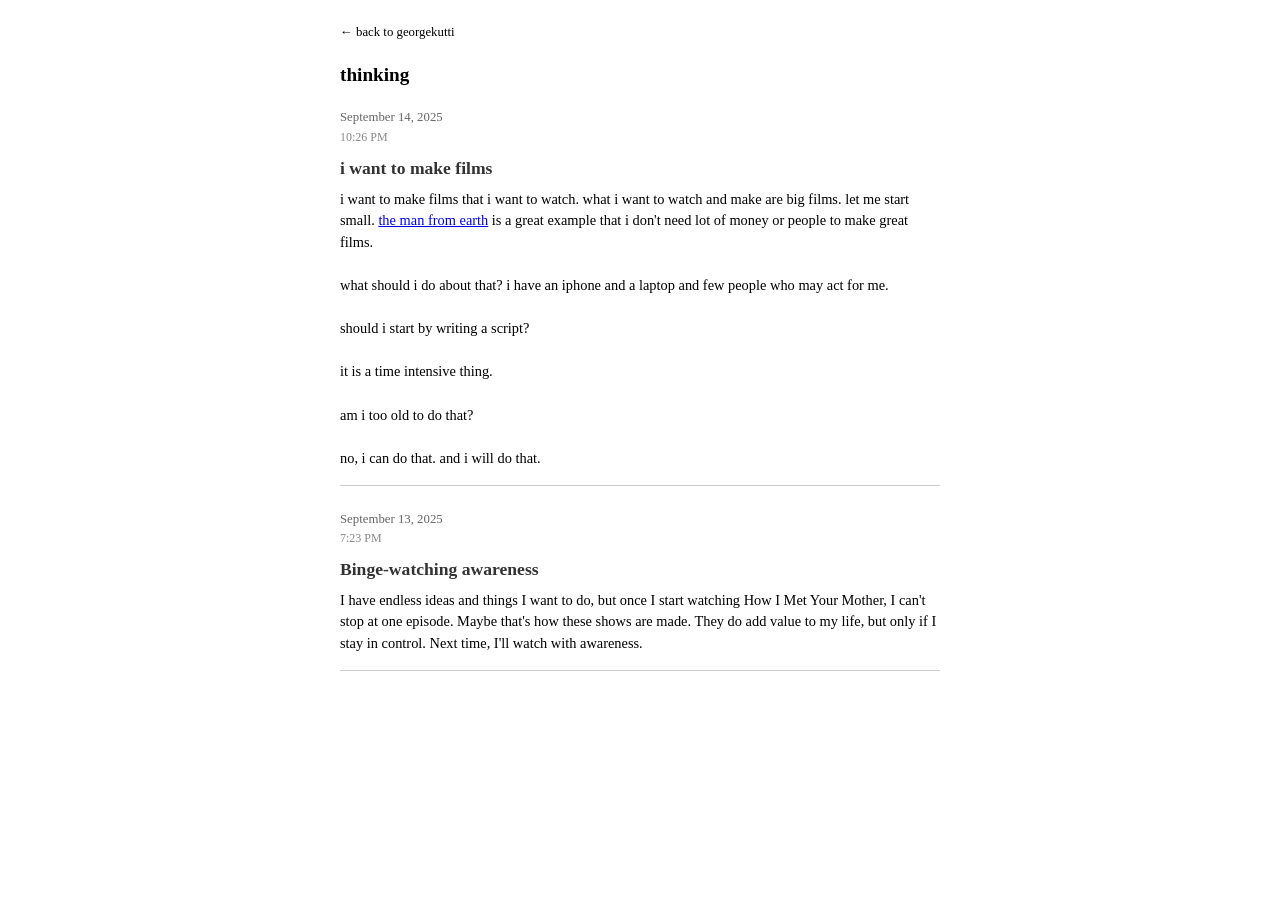
<file: thinking.html>
<!DOCTYPE html>
<html lang="en">
<head>
    <meta charset="UTF-8">
    <meta name="viewport" content="width=device-width, initial-scale=1.0">
    <title>thinking - georgekutti</title>
    <link rel="stylesheet" href="style.css">
</head>
<body>
    <div class="page-container">
        <div class="back-link">
            <a href="index.html">← back to georgekutti</a>
        </div>
        
        <h1>thinking</h1>
        <!-- THOUGHTS START -->
    <!-- 
        TO ADD A NEW THOUGHT:
        1. Copy the entire thought block below (from THOUGHT START to THOUGHT END)
        2. Paste it above this comment
        3. Update the date, time, heading, and content
        4. Keep the same structure for consistency
    -->
    
    <!-- THOUGHT START -->
    <div class="thought">
        <div class="thought-header">
            <span class="thought-date">September 14, 2025</span>
            <span class="thought-time">10:26 PM</span>
        </div>
        <div class="thought-title">
            <h3>i want to make films</h3>
        </div>
        <div class="thought-content">
            <p>i want to make films that i want to watch. what i want to watch and make are big films. let me start small. <a href="https://share.google/hQ9oNNy0sQ1kcLqgA" target="_blank">the man from earth</a> is a great example that i don't need lot of money or people to make great films.</p>
            <br>
            <p>what should i do about that? i have an iphone and a laptop and few people who may act for me.</p>
            <br>
            <p>should i start by writing a script?</p>
            <br>
            <p>it is a time intensive thing.</p>
            <br>
            <p>am i too old to do that?</p>
            <br>
            <p>no, i can do that. and i will do that.</p>
        </div>
    </div>
    <!-- THOUGHT END -->

    <!-- THOUGHT START -->
    <div class="thought">
        <div class="thought-header">
            <span class="thought-date">September 13, 2025</span>
            <span class="thought-time">7:23 PM</span>
        </div>
        <div class="thought-title">
            <h3>Binge-watching awareness</h3>
        </div>
        <div class="thought-content">
            <p>I have endless ideas and things I want to do, but once I start watching How I Met Your Mother, I can't stop at one episode. Maybe that's how these shows are made. They do add value to my life, but only if I stay in control. Next time, I'll watch with awareness.</p>
        </div>
    </div>
    <!-- THOUGHT END -->
    
        <!-- THOUGHTS END -->
    </div>
</body>
</html>
</file>
<file: style.css>
body {
    font-family: Georgia, serif;
    margin: 20px;
    line-height: 1.4;
    background-color: white;
    color: #000;
}

@media (prefers-color-scheme: dark) {
    body {
        background-color: #1e1e1e;
        color: #d4d4d4;
    }
}

h1 {
    font-size: 1.2rem;
    font-weight: bold;
    margin-bottom: 20px;
}

.projects {
    list-style: none;
    padding: 0;
}

.projects li {
    margin-bottom: 10px;
}

.projects a {
    font-size: 0.9rem;
    text-decoration: none;
    color: #000;
}

.projects a:hover {
    text-decoration: underline;
}

.back-link {
    margin-bottom: 20px;
}

.back-link a {
    font-size: 0.8rem;
    text-decoration: none;
    color: #000;
}

.back-link a:hover {
    text-decoration: underline;
}

@media (prefers-color-scheme: dark) {
    .projects a {
        color: #d4d4d4;
    }
    
    .back-link a {
        color: #d4d4d4;
    }
}

.content {
    font-size: 0.9rem;
}

.journal-entry {
    margin-bottom: 30px;
    border-bottom: 1px solid #ccc;
    padding-bottom: 20px;
}

.entry-header {
    margin-bottom: 15px;
}

.entry-date {
    font-size: 0.8rem;
    color: #666;
    display: block;
    margin-bottom: 5px;
}

.entry-title {
    font-size: 1rem;
    font-weight: bold;
    color: #000;
    display: block;
}

@media (prefers-color-scheme: dark) {
    .journal-entry {
        border-bottom: 1px solid #333;
    }
    
    .entry-date {
        color: #999;
    }
    
    .entry-title {
        color: #d4d4d4;
    }
}

.entry-content {
    font-size: 0.9rem;
    line-height: 1.5;
}

.entry-content ul {
    margin: 10px 0;
    padding-left: 20px;
}

.entry-content li {
    margin-bottom: 5px;
}

/* Books page styles */
.books-section {
    margin-bottom: 40px;
}

.books-section h2 {
    font-size: 1rem;
    font-weight: bold;
    margin-bottom: 20px;
    color: #000;
}

.book-item {
    display: flex;
    margin-bottom: 20px;
    align-items: flex-start;
}

.book-cover {
    margin-right: 15px;
    flex-shrink: 0;
}

.book-cover a {
    display: block;
    text-decoration: none;
}

.book-image {
    width: 120px;
    height: 180px;
    object-fit: cover;
    border-radius: 8px;
    transition: opacity 0.2s ease;
}

.book-image:hover {
    opacity: 0.8;
}

.book-details {
    flex: 1;
}

.book-title {
    font-size: 0.9rem;
    font-weight: bold;
    margin-bottom: 3px;
    color: #000;
}

.book-title a {
    color: #000;
    text-decoration: none;
}

.book-title a:hover {
    text-decoration: underline;
}

.book-author {
    font-size: 0.8rem;
    color: #666;
    margin-bottom: 3px;
}

.book-year {
    font-size: 0.75rem;
    color: #888;
    margin-bottom: 3px;
}

.book-progress, .book-date {
    font-size: 0.75rem;
    color: #888;
}

@media (prefers-color-scheme: dark) {
    .books-section h2 {
        color: #d4d4d4;
    }
    
    .book-title {
        color: #d4d4d4;
    }
    
    .book-title a {
        color: #d4d4d4;
    }
    
    .book-title a:hover {
        text-decoration: underline;
    }
    
    .book-author {
        color: #999;
    }
    
    .book-year {
        color: #aaa;
    }
    
    .book-progress, .book-date {
        color: #aaa;
    }
    
    .book-image {
        /* border removed for cleaner look */
    }
    
    .header-section {
        border-bottom: 1px solid #333;
    }
    
    .bio {
        color: #999;
    }
}

/* Page container styles */
.page-container {
    max-width: 600px;
    margin: 0 auto;
}

/* Home page styles */
.home-container {
    max-width: 600px;
    margin: 0 auto;
}

.header-section {
    border-bottom: 1px solid #ccc;
    padding-bottom: 15px;
    margin-bottom: 15px;
}

.bio {
    margin-top: 10px;
    margin-bottom: 10px;
    font-style: italic;
    color: #666;
}

.bio p {
    margin: 0;
    font-size: 0.9rem;
    line-height: 1.4;
}

.thought {
    margin-bottom: 25px;
    border-bottom: 1px solid #ccc;
    padding-bottom: 15px;
}

.thought-header {
    margin-bottom: 10px;
}

.thought-date {
    font-size: 0.8rem;
    color: #666;
    display: block;
    margin-bottom: 2px;
}

.thought-time {
    font-size: 0.75rem;
    color: #888;
    display: block;
}

.thought-title {
    margin-bottom: 8px;
}

.thought-title h3 {
    margin: 0;
    font-size: 1.1rem;
    font-weight: 600;
    color: #333;
}

.thought-content {
    font-size: 0.9rem;
    line-height: 1.5;
}

.thought-content p {
    margin: 0;
}

@media (prefers-color-scheme: dark) {
    .thought {
        border-bottom: 1px solid #333;
    }
    
    .thought-date {
        color: #999;
    }
    
    .thought-time {
        color: #aaa;
    }
    
    .thought-title h3 {
        color: #ddd;
    }
}

/* Tab styles */
.tabs {
    margin-bottom: 20px;
    border-bottom: 1px solid #ccc;
}

.tab-button {
    background: none;
    border: none;
    padding: 10px 15px;
    font-family: Georgia, serif;
    font-size: 0.9rem;
    color: #666;
    cursor: pointer;
    border-bottom: 2px solid transparent;
    transition: all 0.2s ease;
}

.tab-button:hover {
    color: #000;
}

.tab-button.active {
    color: #000;
    border-bottom-color: #000;
}

.tab-content {
    display: none;
}

.tab-content.active {
    display: block;
}

@media (prefers-color-scheme: dark) {
    .tabs {
        border-bottom: 1px solid #333;
    }
    
    .tab-button {
        color: #999;
    }
    
    .tab-button:hover {
        color: #d4d4d4;
    }
    
    .tab-button.active {
        color: #d4d4d4;
        border-bottom-color: #d4d4d4;
    }
}

/* Apple-style image styling */
.showcase-image {
    width: 100%;
    max-width: 600px;
    height: auto;
    border-radius: 12px;
    margin-bottom: 20px;
}

/* Status tag styling */
.status-tag {
    display: inline-block;
    background-color: #f0f0f0;
    color: #666;
    font-size: 0.75rem;
    font-weight: 500;
    padding: 2px 6px;
    border-radius: 4px;
    margin-left: 6px;
    text-transform: lowercase;
    letter-spacing: 0.5px;
}

@media (prefers-color-scheme: dark) {
    .status-tag {
        background-color: #333;
        color: #999;
    }
}
</file>
